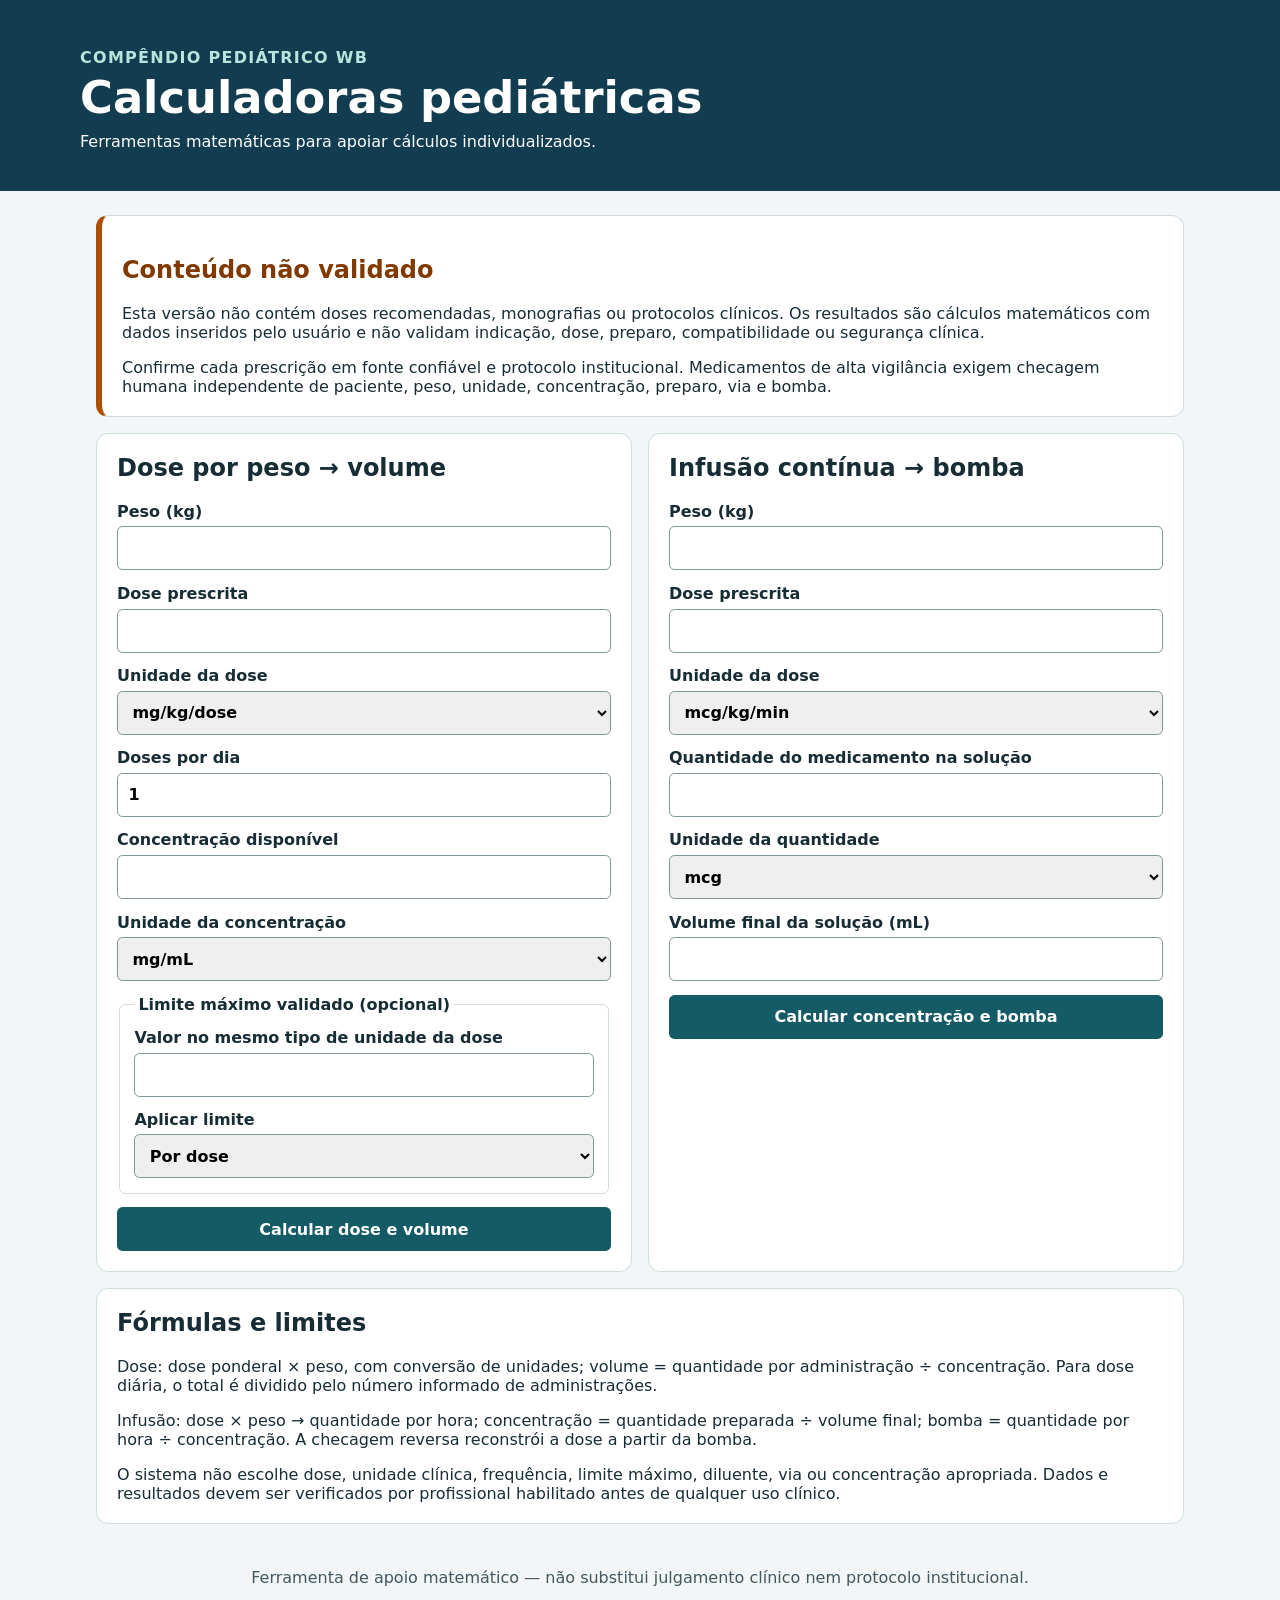
<file: index.html>
<!doctype html>
<html lang="pt-BR">
  <head>
    <meta charset="utf-8">
    <meta name="viewport" content="width=device-width, initial-scale=1">
    <meta name="theme-color" content="#123d50">
    <title>Compêndio Pediátrico WB — cálculos</title>
    <link rel="stylesheet" href="styles.css">
    <script type="module" src="src/app.mjs"></script>
  </head>
  <body>
    <header class="site-header">
      <p class="eyebrow">Compêndio Pediátrico WB</p>
      <h1>Calculadoras pediátricas</h1>
      <p>Ferramentas matemáticas para apoiar cálculos individualizados.</p>
    </header>

    <main>
      <section class="notice" aria-labelledby="notice-title">
        <h2 id="notice-title">Conteúdo não validado</h2>
        <p>Esta versão não contém doses recomendadas, monografias ou protocolos clínicos. Os resultados são cálculos matemáticos com dados inseridos pelo usuário e não validam indicação, dose, preparo, compatibilidade ou segurança clínica.</p>
        <p>Confirme cada prescrição em fonte confiável e protocolo institucional. Medicamentos de alta vigilância exigem checagem humana independente de paciente, peso, unidade, concentração, preparo, via e bomba.</p>
      </section>

      <div class="calculators">
        <section class="panel" aria-labelledby="dose-title">
          <h2 id="dose-title">Dose por peso → volume</h2>
          <form id="dose-form">
            <label>Peso (kg)
              <input name="weightKg" type="number" min="0.001" step="any" required>
            </label>
            <label>Dose prescrita
              <input name="dose" type="number" min="0.000001" step="any" required>
            </label>
            <label>Unidade da dose
              <select id="dose-unit" name="doseUnit">
                <option>mg/kg/dose</option><option>mcg/kg/dose</option>
                <option>g/kg/dose</option><option>U/kg/dose</option>
                <option>mU/kg/dose</option><option>mEq/kg/dose</option>
                <option>mg/kg/day</option><option>mcg/kg/day</option>
                <option>g/kg/day</option><option>U/kg/day</option>
                <option>mU/kg/day</option><option>mEq/kg/day</option>
              </select>
            </label>
            <label data-daily-field hidden>Doses por dia
              <input name="dosesPerDay" type="number" min="1" max="24" step="1" value="1">
            </label>
            <label>Concentração disponível
              <input name="concentration" type="number" min="0.000001" step="any" required>
            </label>
            <label>Unidade da concentração
              <select name="concentrationUnit">
                <option>mg/mL</option><option>mcg/mL</option><option>g/mL</option>
                <option>U/mL</option><option>mU/mL</option><option>mEq/mL</option>
              </select>
            </label>
            <fieldset>
              <legend>Limite máximo validado (opcional)</legend>
              <label>Valor no mesmo tipo de unidade da dose
                <input name="maximum" type="number" min="0.000001" step="any">
              </label>
              <label>Aplicar limite
                <select name="maximumScope">
                  <option value="dose">Por dose</option><option value="day">Por dia</option>
                </select>
              </label>
            </fieldset>
            <button type="submit">Calcular dose e volume</button>
            <p class="error" role="alert" hidden></p>
            <div class="result" id="dose-result" aria-live="polite" hidden></div>
          </form>
        </section>

        <section class="panel" aria-labelledby="infusion-title">
          <h2 id="infusion-title">Infusão contínua → bomba</h2>
          <form id="infusion-form">
            <label>Peso (kg)
              <input name="weightKg" type="number" min="0.001" step="any" required>
            </label>
            <label>Dose prescrita
              <input name="dose" type="number" min="0.000001" step="any" required>
            </label>
            <label>Unidade da dose
              <select name="doseUnit">
                <option>mcg/kg/min</option><option>mcg/kg/h</option>
                <option>mg/kg/min</option><option>mg/kg/h</option>
                <option>g/kg/min</option><option>g/kg/h</option>
                <option>U/kg/min</option><option>U/kg/h</option>
                <option>mU/kg/min</option><option>mU/kg/h</option>
                <option>mEq/kg/min</option><option>mEq/kg/h</option>
              </select>
            </label>
            <label>Quantidade do medicamento na solução
              <input name="quantity" type="number" min="0.000001" step="any" required>
            </label>
            <label>Unidade da quantidade
              <select name="quantityUnit">
                <option>mcg</option><option>mg</option><option>g</option>
                <option>U</option><option>mU</option><option>mEq</option>
              </select>
            </label>
            <label>Volume final da solução (mL)
              <input name="finalVolumeMl" type="number" min="0.001" step="any" required>
            </label>
            <button type="submit">Calcular concentração e bomba</button>
            <p class="error" role="alert" hidden></p>
            <div class="result" id="infusion-result" aria-live="polite" hidden></div>
          </form>
        </section>
      </div>

      <section class="method" aria-labelledby="method-title">
        <h2 id="method-title">Fórmulas e limites</h2>
        <p>Dose: dose ponderal × peso, com conversão de unidades; volume = quantidade por administração ÷ concentração. Para dose diária, o total é dividido pelo número informado de administrações.</p>
        <p>Infusão: dose × peso → quantidade por hora; concentração = quantidade preparada ÷ volume final; bomba = quantidade por hora ÷ concentração. A checagem reversa reconstrói a dose a partir da bomba.</p>
        <p>O sistema não escolhe dose, unidade clínica, frequência, limite máximo, diluente, via ou concentração apropriada. Dados e resultados devem ser verificados por profissional habilitado antes de qualquer uso clínico.</p>
      </section>
    </main>
    <footer>Ferramenta de apoio matemático — não substitui julgamento clínico nem protocolo institucional.</footer>
  </body>
</html>
</file>
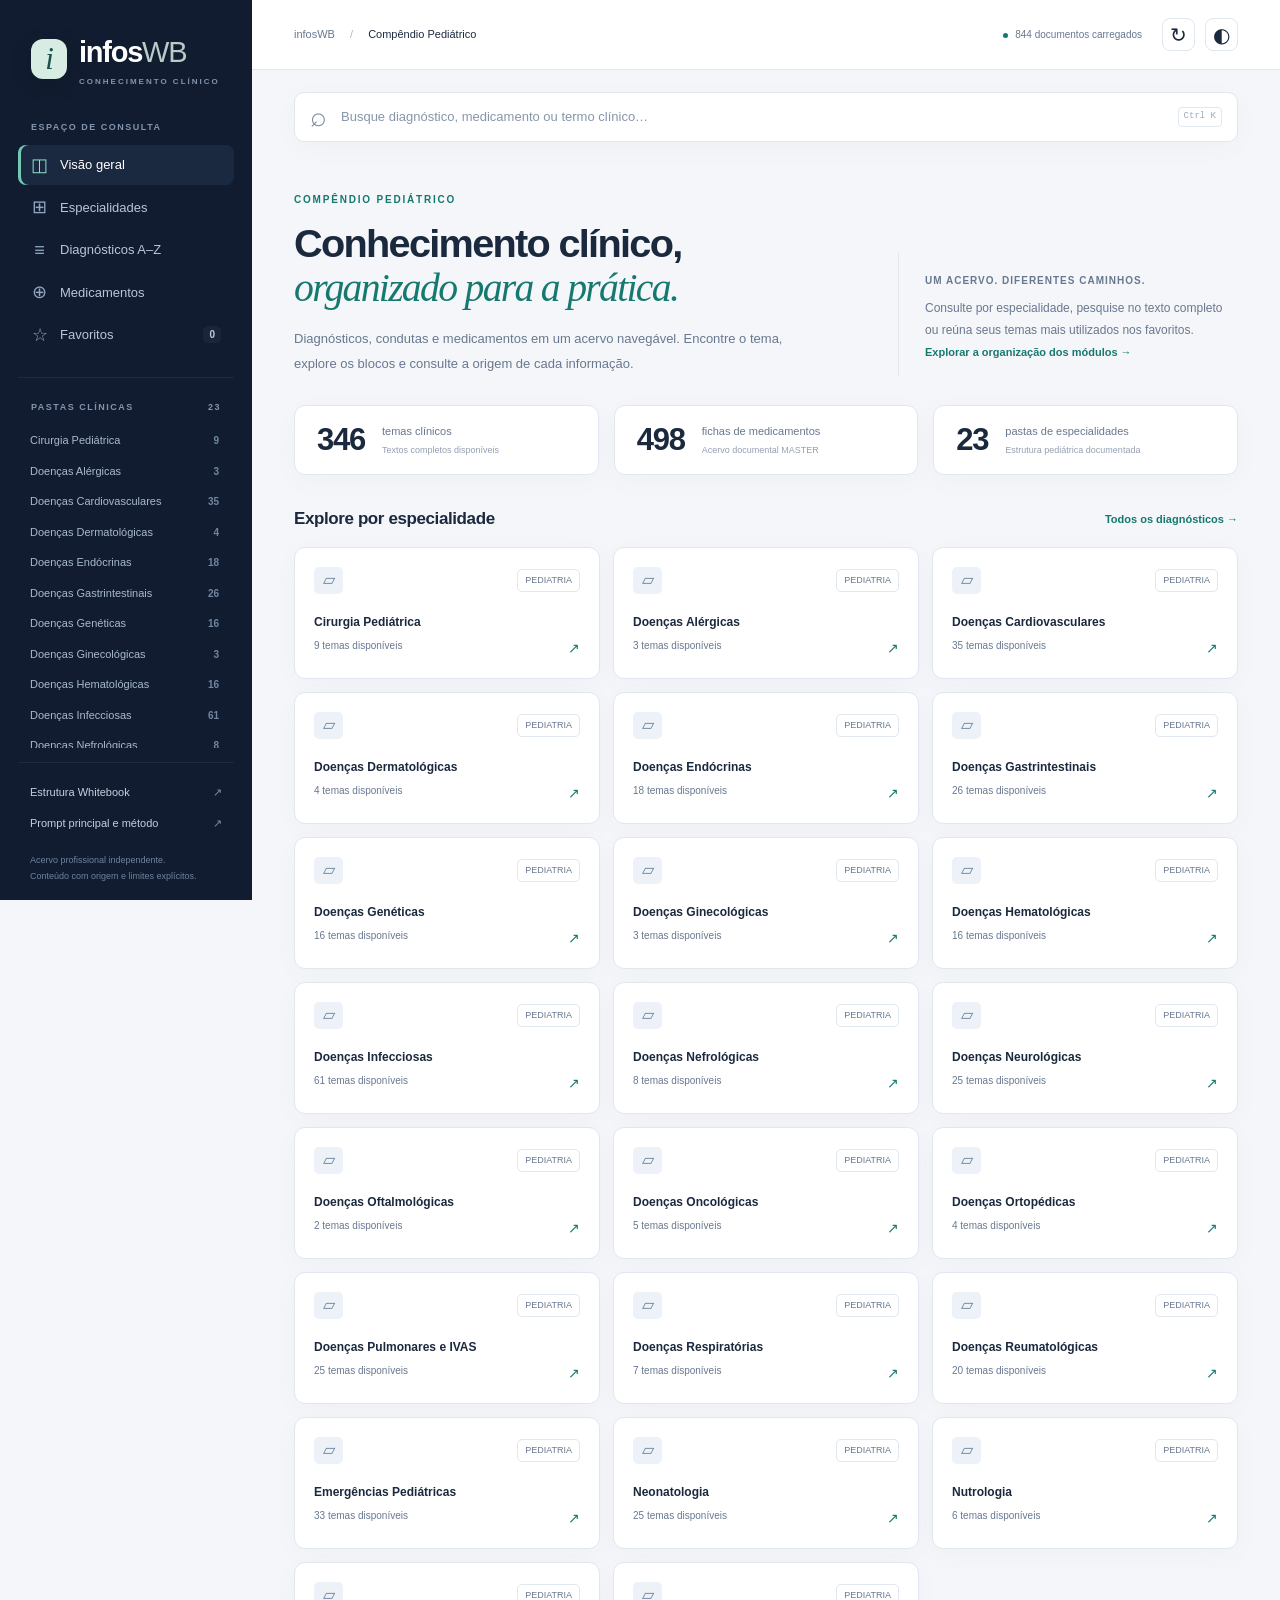
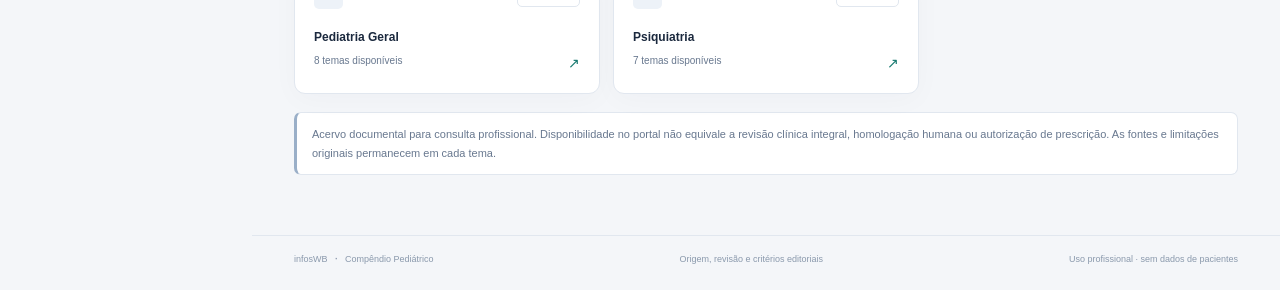
<file: infoswb/index.html>
<!doctype html>
<html lang="pt-BR">
<head>
<meta charset="utf-8"><meta name="viewport" content="width=device-width,initial-scale=1">
<meta name="description" content="infosWB — Compêndio Pediátrico por especialidades, diagnósticos, medicamentos e referências. Acervo documental com rastreabilidade e consulta profissional.">
<meta name="theme-color" content="#111c30"><meta name="referrer" content="strict-origin-when-cross-origin">
<title>infosWB · Compêndio Pediátrico</title>
<link rel="stylesheet" href="./style.css">
</head>
<body>
<a class="skip" href="#content">Ir para o conteúdo</a>
<div class="shade" id="shade"></div>
<aside class="sidebar" id="sidebar" aria-label="Navegação principal">
<a class="brand" href="#inicio" aria-label="infosWB início"><span class="brand-mark">i</span><span>infos<span class="brand-wb">WB</span><small>CONHECIMENTO CLÍNICO</small></span></a>
<div class="side-label">ESPAÇO DE CONSULTA</div>
<nav class="primary-nav">
<a href="#inicio" data-route="inicio"><span>◫</span>Visão geral</a>
<a href="#especialidades" data-route="especialidades"><span>⊞</span>Especialidades</a>
<a href="#acervo" data-route="acervo"><span>≡</span>Diagnósticos A–Z</a>
<a href="#medicamentos" data-route="medicamentos"><span>⊕</span>Medicamentos</a>
<a href="#favoritos" data-route="favoritos"><span>☆</span>Favoritos <b id="favCount">0</b></a>
</nav>
<div class="side-label side-label-line">PASTAS CLÍNICAS <span id="sideCount"></span></div>
<nav id="specialtyNav" class="specialty-nav" aria-label="Especialidades pediátricas"><span class="side-loading">Carregando estrutura…</span></nav>
<div class="side-bottom"><a href="#modulos">Estrutura Whitebook <span>↗</span></a><a href="#metodo">Prompt principal e método <span>↗</span></a><p>Acervo profissional independente.<br>Conteúdo com origem e limites explícitos.</p></div>
</aside>
<div class="workspace">
<header class="topbar">
<button class="icon-btn menu-btn" id="menuBtn" aria-label="Abrir navegação" aria-expanded="false">☰</button>
<div class="crumb">infosWB <span>/</span> <strong id="topCrumb">Compêndio Pediátrico</strong></div>
<div class="top-actions"><span class="source-status" id="sourceStatus">Conectando ao acervo</span><button class="icon-btn" id="refreshBtn" aria-label="Atualizar acervo" title="Recarregar fontes do acervo">↻</button><button class="icon-btn" id="themeBtn" aria-label="Alternar tema claro e escuro" title="Tema claro/escuro">◐</button></div>
</header>
<div class="searchbar"><label class="searchbox" for="search"><span aria-hidden="true">⌕</span><input id="search" type="search" placeholder="Busque diagnóstico, medicamento ou termo clínico…" autocomplete="off"><kbd>Ctrl K</kbd></label></div>
<main id="content" tabindex="-1">
<div id="alerts" role="status" aria-live="polite"></div>
<section id="mainView"></section>
<section id="readerView" hidden></section>
</main>
<footer class="main-footer"><span>infosWB <b>·</b> Compêndio Pediátrico</span><a href="#metodo">Origem, revisão e critérios editoriais</a><span>Uso profissional · sem dados de pacientes</span></footer>
</div>
<div id="toast" class="toast" role="status" aria-live="polite"></div>
<noscript><div class="noscript">Ative JavaScript para utilizar busca, filtros e leitura por blocos. O acervo original pode ser consultado no repositório GitHub do projeto.</div></noscript>
<script src="./core.js"></script><script src="./masters.pack.js"></script><script src="./app.js?v=video-20261020"></script>
</body></html>
</file>
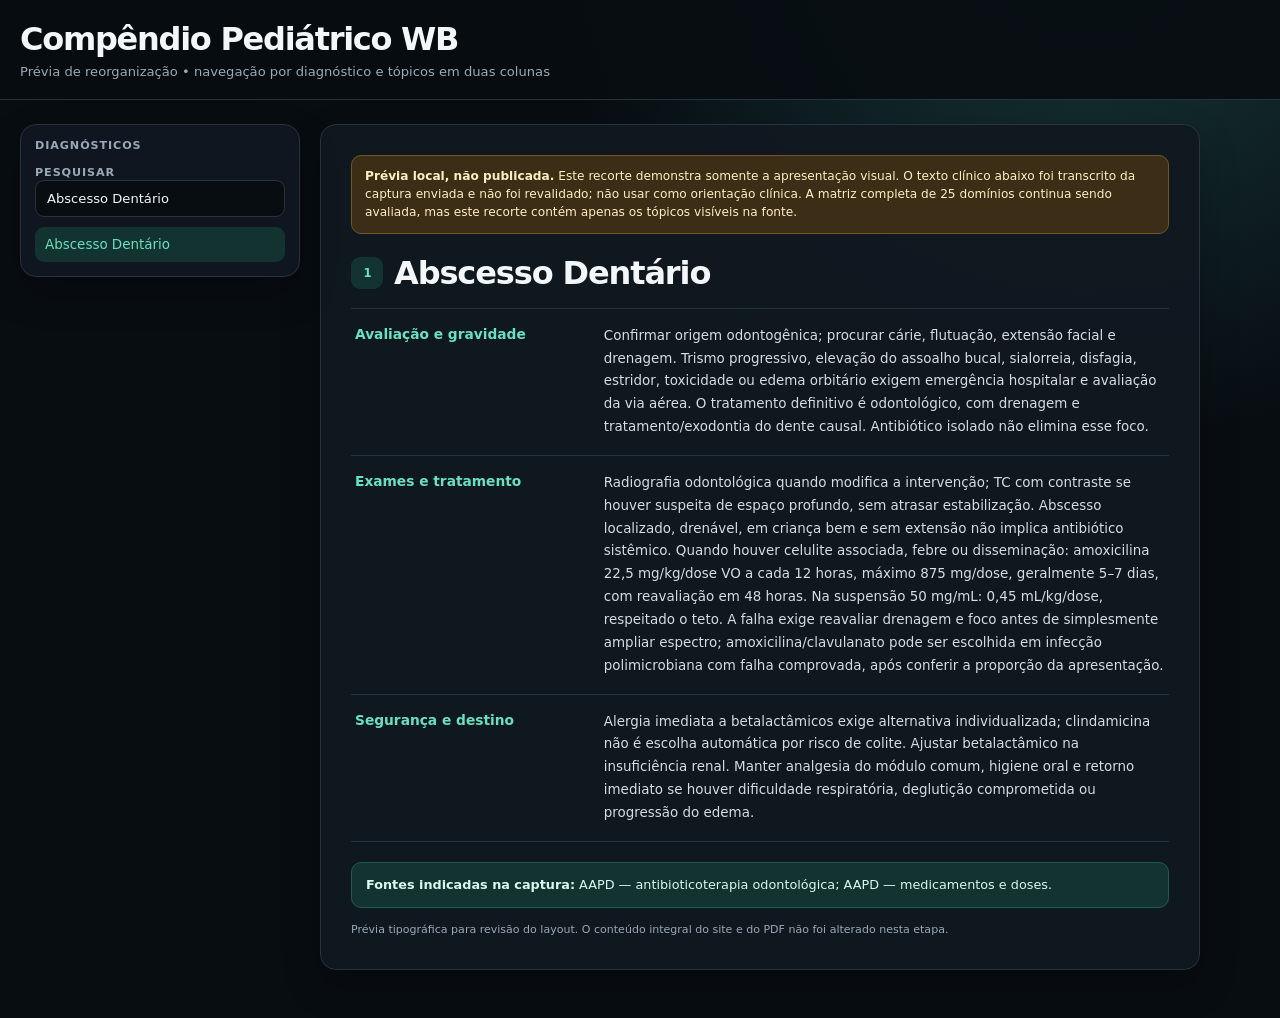
<file: preview/compendio-pediatrico-wb-layout-preview.html>
<!doctype html>
<html lang="pt-BR">
<head>
  <meta charset="utf-8">
  <meta name="viewport" content="width=device-width, initial-scale=1">
  <meta name="description" content="Prévia local da reorganização em duas colunas do Compêndio Pediátrico WB.">
  <title>Prévia de layout — Compêndio Pediátrico WB</title>
  <style>
    :root {
      color-scheme: dark;
      --bg: #080d12;
      --panel: #101820;
      --panel-raised: #151f29;
      --ink: #f3f7fa;
      --muted: #9aa9b5;
      --line: #263440;
      --accent: #69e0c2;
      --accent-soft: #12332f;
      --warning-bg: #3b2d16;
      --warning-ink: #ffedc2;
    }

    * { box-sizing: border-box; }

    html { scroll-behavior: smooth; }

    body {
      margin: 0;
      background: radial-gradient(circle at 85% -10%, #183b3b 0, transparent 34rem), var(--bg);
      color: var(--ink);
      font-family: Inter, ui-sans-serif, system-ui, -apple-system, BlinkMacSystemFont, "Segoe UI", sans-serif;
    }

    header {
      position: sticky;
      z-index: 2;
      top: 0;
      border-bottom: 1px solid var(--line);
      background: rgb(8 13 18 / 94%);
      padding: 20px max(20px, calc((100vw - 1240px) / 2));
    }

    h1 {
      margin: 0;
      font-size: clamp(1.5rem, 3vw, 2rem);
      letter-spacing: -0.04em;
    }

    .subtitle, .status, .sidebar-label { color: var(--muted); }
    .subtitle { margin: 6px 0 0; font-size: .82rem; }

    main {
      display: grid;
      grid-template-columns: minmax(230px, 280px) minmax(0, 880px);
      gap: 20px;
      align-items: start;
      width: min(1240px, calc(100% - 40px));
      margin: 24px auto 48px;
    }

    aside, article {
      border: 1px solid var(--line);
      border-radius: 16px;
      background: rgb(16 24 32 / 94%);
      box-shadow: 0 16px 38px rgb(0 0 0 / 22%);
    }

    aside {
      position: sticky;
      top: 105px;
      padding: 14px;
    }

    .sidebar-label {
      margin: 0 0 9px;
      font-size: .7rem;
      font-weight: 750;
      letter-spacing: .08em;
      text-transform: uppercase;
    }

    input[type="search"] {
      width: 100%;
      margin-bottom: 10px;
      border: 1px solid var(--line);
      border-radius: 9px;
      background: var(--bg);
      color: var(--ink);
      padding: 10px 11px;
      font: inherit;
      font-size: .82rem;
    }

    .diagnosis-link {
      width: 100%;
      border: 0;
      border-radius: 9px;
      background: var(--accent-soft);
      color: var(--accent);
      padding: 10px;
      text-align: left;
      font: inherit;
      font-size: .84rem;
    }

    article { min-width: 0; padding: clamp(18px, 3vw, 30px); }

    .preview-note {
      margin: 0 0 20px;
      border: 1px solid #735628;
      border-radius: 10px;
      background: var(--warning-bg);
      color: var(--warning-ink);
      padding: 11px 13px;
      font-size: .76rem;
      line-height: 1.5;
    }

    .diagnosis-heading {
      display: flex;
      align-items: center;
      gap: 11px;
      margin: 0 0 16px;
      font-size: clamp(1.4rem, 3vw, 2rem);
      letter-spacing: -.035em;
    }

    .number {
      display: inline-grid;
      width: 32px;
      height: 32px;
      flex: 0 0 auto;
      place-items: center;
      border-radius: 9px;
      background: var(--accent-soft);
      color: var(--accent);
      font-size: .73rem;
    }

    .domain-list {
      margin: 0;
      border-top: 1px solid var(--line);
    }

    .domain-row {
      display: grid;
      grid-template-columns: minmax(150px, 28%) minmax(0, 1fr);
      gap: 22px;
      border-bottom: 1px solid var(--line);
      padding: 16px 4px;
    }

    .domain-row dt {
      margin: 0;
      color: var(--accent);
      font-size: .86rem;
      font-weight: 720;
      line-height: 1.45;
    }

    .domain-row dd {
      margin: 0;
      color: #d3dde3;
      font-size: .84rem;
      line-height: 1.7;
    }

    .references {
      margin: 20px 0 0;
      border: 1px solid #245a50;
      border-radius: 10px;
      background: var(--accent-soft);
      color: #d9f8ef;
      padding: 12px 14px;
      font-size: .8rem;
      line-height: 1.6;
    }

    .status {
      margin: 14px 0 0;
      font-size: .69rem;
      line-height: 1.5;
    }

    @media (max-width: 760px) {
      header { position: static; }
      main { grid-template-columns: minmax(0, 1fr); width: min(100% - 24px, 880px); margin-top: 14px; }
      aside { position: static; }
      .domain-row { grid-template-columns: minmax(0, 1fr); gap: 5px; padding: 13px 2px; }
      .domain-row dt { font-size: .81rem; }
      .domain-row dd { font-size: .82rem; }
    }

    @page { size: A4; margin: 15mm; }

    @media print {
      :root { color-scheme: light; --ink: #15212a; --muted: #455560; --line: #ccd5da; --accent: #126b5b; --accent-soft: #e7f4f0; --bg: #fff; }
      body { background: #fff; color: var(--ink); print-color-adjust: exact; -webkit-print-color-adjust: exact; }
      header { position: static; padding: 0 0 10px; background: #fff; }
      main { display: block; width: 100%; margin: 14px 0 0; }
      aside { display: none; }
      article { border: 0; border-radius: 0; box-shadow: none; padding: 0; background: #fff; }
      .preview-note { background: #fff8e9; color: #584111; }
      .domain-row { grid-template-columns: 28% minmax(0, 1fr); gap: 14px; break-inside: avoid; }
      .domain-row dt { font-size: 10pt; }
      .domain-row dd { color: #26343d; font-size: 9pt; line-height: 1.5; }
      .references { background: #edf7f4; color: #173c34; }
      .status { color: #455560; }
    }
  </style>
</head>
<body>
  <header>
    <h1>Compêndio Pediátrico WB</h1>
    <p class="subtitle">Prévia de reorganização • navegação por diagnóstico e tópicos em duas colunas</p>
  </header>

  <main>
    <aside aria-label="Navegação por diagnóstico">
      <p class="sidebar-label">Diagnósticos</p>
      <label for="diagnosis-search" class="sidebar-label">Pesquisar</label>
      <input id="diagnosis-search" type="search" value="Abscesso Dentário" aria-label="Pesquisar diagnóstico">
      <button class="diagnosis-link" type="button" aria-current="page">Abscesso Dentário</button>
    </aside>

    <article aria-labelledby="diagnosis-title">
      <p class="preview-note"><strong>Prévia local, não publicada.</strong> Este recorte demonstra somente a apresentação visual. O texto clínico abaixo foi transcrito da captura enviada e não foi revalidado; não usar como orientação clínica. A matriz completa de 25 domínios continua sendo avaliada, mas este recorte contém apenas os tópicos visíveis na fonte.</p>
      <h2 class="diagnosis-heading" id="diagnosis-title"><span class="number" aria-hidden="true">1</span>Abscesso Dentário</h2>

      <dl class="domain-list">
        <div class="domain-row">
          <dt>Avaliação e gravidade</dt>
          <dd>Confirmar origem odontogênica; procurar cárie, flutuação, extensão facial e drenagem. Trismo progressivo, elevação do assoalho bucal, sialorreia, disfagia, estridor, toxicidade ou edema orbitário exigem emergência hospitalar e avaliação da via aérea. O tratamento definitivo é odontológico, com drenagem e tratamento/exodontia do dente causal. Antibiótico isolado não elimina esse foco.</dd>
        </div>
        <div class="domain-row">
          <dt>Exames e tratamento</dt>
          <dd>Radiografia odontológica quando modifica a intervenção; TC com contraste se houver suspeita de espaço profundo, sem atrasar estabilização. Abscesso localizado, drenável, em criança bem e sem extensão não implica antibiótico sistêmico. Quando houver celulite associada, febre ou disseminação: amoxicilina 22,5 mg/kg/dose VO a cada 12 horas, máximo 875 mg/dose, geralmente 5–7 dias, com reavaliação em 48 horas. Na suspensão 50 mg/mL: 0,45 mL/kg/dose, respeitado o teto. A falha exige reavaliar drenagem e foco antes de simplesmente ampliar espectro; amoxicilina/clavulanato pode ser escolhida em infecção polimicrobiana com falha comprovada, após conferir a proporção da apresentação.</dd>
        </div>
        <div class="domain-row">
          <dt>Segurança e destino</dt>
          <dd>Alergia imediata a betalactâmicos exige alternativa individualizada; clindamicina não é escolha automática por risco de colite. Ajustar betalactâmico na insuficiência renal. Manter analgesia do módulo comum, higiene oral e retorno imediato se houver dificuldade respiratória, deglutição comprometida ou progressão do edema.</dd>
        </div>
      </dl>

      <p class="references"><strong>Fontes indicadas na captura:</strong> AAPD — antibioticoterapia odontológica; AAPD — medicamentos e doses.</p>
      <p class="status">Prévia tipográfica para revisão do layout. O conteúdo integral do site e do PDF não foi alterado nesta etapa.</p>
    </article>
  </main>
</body>
</html>
</file>
<file: styles.css>
:root {
  color-scheme: light;
  font-family: system-ui, -apple-system, BlinkMacSystemFont, "Segoe UI", sans-serif;
  color: #172d35;
  background: #f2f6f7;
  font-synthesis: none;
}

* { box-sizing: border-box; }

body { margin: 0; }

.site-header {
  padding: 2.5rem max(1.25rem, calc((100% - 1120px) / 2));
  color: white;
  background: #123d50;
}

.site-header h1 { margin: 0.25rem 0; font-size: clamp(1.8rem, 5vw, 2.8rem); }
.site-header p { margin: 0.5rem 0 0; }
.eyebrow { color: #b9e4dc; font-weight: 700; letter-spacing: 0.08em; text-transform: uppercase; }
main { max-width: 1120px; margin: 1.5rem auto; padding: 0 1rem; }

.notice, .panel, .method {
  border: 1px solid #cfdbde;
  border-radius: 0.75rem;
  background: white;
  padding: 1.25rem;
}

.notice { border-left: 6px solid #ad4d00; }
.notice h2 { color: #813900; }
.notice p:last-child, .method p:last-child { margin-bottom: 0; }
.calculators { display: grid; grid-template-columns: repeat(2, minmax(0, 1fr)); gap: 1rem; margin: 1rem 0; }
.panel h2, .method h2 { margin-top: 0; }
form { display: grid; gap: 0.85rem; }
label { display: grid; gap: 0.35rem; font-weight: 650; }
input, select, button { min-height: 2.75rem; border: 1px solid #80949a; border-radius: 0.35rem; padding: 0.5rem 0.65rem; font: inherit; }
input:focus, select:focus, button:focus-visible { outline: 3px solid #70b6a8; outline-offset: 2px; }
fieldset { display: grid; gap: 0.8rem; border: 1px solid #cfdbde; border-radius: 0.4rem; padding: 0.9rem; }
legend { font-weight: 700; padding: 0 0.25rem; }
button { border: 0; color: white; background: #145b65; font-weight: 700; cursor: pointer; }
button:hover { background: #0e434b; }
.result { border-radius: 0.4rem; background: #e9f5f1; padding: 0.8rem; overflow-wrap: anywhere; }
.result p:first-child { margin-top: 0; }
.result p:last-child { margin-bottom: 0; }
.warning, .error { color: #813900; font-weight: 700; }
.error { padding: 0.75rem; border-radius: 0.4rem; background: #fff0df; }
.method { margin-bottom: 1rem; }
footer { padding: 1.25rem; text-align: center; color: #42585f; }

@media (max-width: 760px) {
  .calculators { grid-template-columns: 1fr; }
}
</file>
<file: infoswb/style.css>
:root{--bg:#f4f6f9;--paper:#fff;--text:#1b293e;--muted:#68788f;--line:#e1e7ef;--soft:#edf2f8;--accent:#16796f;--accent-soft:#e9f5f1;--nav:#111c30;--nav-soft:#1a2940;--warning:#926320;--warn-bg:#fff8e9;--shadow:0 6px 28px #1a294007;--reading:16px;color-scheme:light}
*{box-sizing:border-box}body{margin:0;background:var(--bg);color:var(--text);font:14px/1.5 -apple-system,BlinkMacSystemFont,"Segoe UI",Arial,sans-serif}button,input,select{font:inherit}button,a,input{ -webkit-tap-highlight-color:transparent}button{cursor:pointer}a{color:inherit}button:focus-visible,a:focus-visible,input:focus-visible,summary:focus-visible,select:focus-visible{outline:3px solid #54bbaa;outline-offset:3px}button:disabled{opacity:.5;cursor:progress}button{color:inherit}button,.card,a{touch-action:manipulation}h1,h2,h3,p{margin-top:0}button{background:transparent}svg{vertical-align:middle}.skip{position:fixed;top:-80px;left:20px;padding:12px;background:var(--paper);z-index:100}.skip:focus{top:10px}[hidden]{display:none!important}
.sidebar{position:fixed;inset:0 auto 0 0;width:252px;background:var(--nav);color:#dae3ee;display:flex;flex-direction:column;padding:31px 18px 16px;z-index:40}.brand{display:flex;align-items:center;gap:12px;text-decoration:none;font-size:29px;font-weight:740;letter-spacing:-1.25px;padding:0 13px 33px;color:#fff}.brand-mark{display:grid;place-items:center;background:#d7ede4;color:#1b514b;border-radius:12px;width:36px;height:40px;font:italic 31px Georgia,serif;box-shadow:0 5px 22px #0002}.brand-wb{font-weight:350;color:#b8cbc7}.brand small{display:block;font-size:8px;letter-spacing:2px;color:#8295ad;font-weight:550;margin-top:1px}.side-label{font-size:9px;font-weight:750;letter-spacing:1.5px;color:#8294ad;padding:0 13px 11px}.primary-nav{display:flex;flex-direction:column;gap:3px}.primary-nav a{padding:10px 13px;display:flex;align-items:center;gap:12px;text-decoration:none;border-radius:8px;color:#b8c6d8;font-size:13px}.primary-nav a span{width:17px;font-size:18px;text-align:center;color:#91a6bf;line-height:1}.primary-nav a:hover,.primary-nav a.active{background:var(--nav-soft);color:#fff}.primary-nav a.active{box-shadow:inset 3px 0 #75c8b4}.primary-nav a.active span{color:#91deca}.primary-nav b{margin-left:auto;border-radius:5px;font-size:10px;padding:1px 6px;background:#ffffff0b;color:#bccadd}.side-label-line{display:flex;justify-content:space-between;border-top:1px solid #ffffff10;padding-top:23px;margin-top:22px}.specialty-nav{overflow:auto;flex:1;min-height:50px;padding-right:3px;scrollbar-width:thin;scrollbar-color:#32435d transparent}.specialty-nav a{padding:7px 12px;color:#a9b9cd;text-decoration:none;font-size:11px;display:flex;gap:8px;align-items:baseline;border-radius:6px}.specialty-nav a:hover,.specialty-nav a.active{color:#eff8f5;background:#ffffff07}.specialty-nav a b{margin-left:auto;white-space:nowrap;color:#7187a1;font-size:10px}.side-loading{font-size:11px;color:#8294ad;padding:12px}.side-bottom{padding:14px 12px 0;border-top:1px solid #ffffff10;margin-top:14px}.side-bottom a{font-size:11px;color:#c5d0df;text-decoration:none;display:flex;justify-content:space-between;padding:7px 0}.side-bottom a span{color:#7b91aa}.side-bottom p{color:#6f839d;font-size:9px;line-height:1.7;margin:15px 0 0}.workspace{margin-left:252px;min-height:100vh}.topbar{height:70px;display:flex;align-items:center;justify-content:space-between;padding:0 42px;gap:18px;border-bottom:1px solid var(--line);background:var(--paper)}.crumb{font-size:11px;color:var(--muted);white-space:nowrap}.crumb span{padding:0 12px;color:#adbacb}.crumb strong{font-weight:500;color:var(--text)}.top-actions{display:flex;align-items:center;gap:10px}.source-status{font-size:10px;color:var(--muted);padding-right:10px}.source-status::before{content:"";display:inline-block;width:5px;height:5px;border-radius:50%;background:var(--muted);margin-right:7px}.source-status.ready::before{background:var(--accent)}.icon-btn{border:1px solid var(--line);border-radius:8px;width:33px;height:33px;display:inline-grid;place-items:center;font-size:20px;line-height:1;background:var(--paper);flex:none}.icon-btn:hover{background:var(--soft)}.menu-btn{display:none}.searchbar{padding:22px 42px 0}.searchbox{height:50px;display:flex;align-items:center;gap:12px;border:1px solid var(--line);border-radius:10px;background:var(--paper);padding:0 15px;box-shadow:var(--shadow)}.searchbox>span{font-size:28px;line-height:1;color:#7d8ea4}.searchbox input{border:0;background:transparent;outline:0!important;width:100%;font-size:13px;color:var(--text);min-width:0}.searchbox input::placeholder{color:#8796a9}.searchbox kbd{white-space:nowrap;border:1px solid var(--line);color:#9aabba;border-radius:4px;padding:2px 5px;font-size:9px}main{padding:28px 42px 42px;min-height:calc(100vh - 210px);outline:0}.eyebrow{font-size:10px;letter-spacing:1.8px;color:var(--accent);font-weight:750;text-transform:uppercase}.hero{display:grid;grid-template-columns:1.5fr 1fr;gap:40px;padding:18px 0 29px}.hero h1{font-size:clamp(29px,3.1vw,46px);letter-spacing:-1.7px;line-height:1.12;font-weight:650;margin:12px 0 16px;max-width:590px}.hero h1 em{font-family:Georgia,serif;font-weight:400;color:var(--accent)}.hero p{font-size:13px;line-height:1.9;color:var(--muted);max-width:530px;margin:0}.hero-side{align-self:end;border-left:1px solid var(--line);padding:16px 0 14px 26px;max-width:340px;justify-self:end}.hero-side small{font-size:10px;letter-spacing:1px;color:var(--muted);font-weight:650}.hero-side p{font-size:12px;line-height:1.8;margin-top:8px}.hero-side a{font-size:11px;text-decoration:none;color:var(--accent);font-weight:650}.stats{display:grid;grid-template-columns:repeat(3,1fr);gap:15px;margin-bottom:31px}.stat{background:var(--paper);border:1px solid var(--line);border-radius:11px;padding:17px 22px;display:flex;align-items:center;gap:17px;box-shadow:var(--shadow)}.stat b{font-size:31px;font-weight:550;letter-spacing:-1.25px;line-height:1.1}.stat span{font-size:11px;color:var(--muted);line-height:1.6}.stat small{display:block;font-size:9px;color:#93a0b0;margin-top:2px}.section-head{display:flex;gap:18px;align-items:center;justify-content:space-between;margin:24px 0 15px}.section-head h2{font-size:17px;letter-spacing:-.4px;font-weight:650;margin:0}.section-head a{font-size:11px;text-decoration:none;color:var(--accent);font-weight:650}.tag{font-size:9px;display:inline-flex;align-items:center;gap:6px;border:1px solid var(--line);border-radius:5px;padding:4px 7px;color:var(--muted);background:var(--paper)}.tag.accent{background:var(--accent-soft);border-color:transparent;color:var(--accent)}.tag.warn{background:var(--warn-bg);border-color:transparent;color:var(--warning)}.specialty-grid{display:grid;grid-template-columns:repeat(3,minmax(0,1fr));gap:13px}.folder-card{background:var(--paper);padding:19px;border:1px solid var(--line);border-radius:11px;display:block;text-decoration:none;transition:transform .15s,border-color .15s;box-shadow:var(--shadow)}.folder-card:hover{transform:translateY(-2px);border-color:#86b6aa}.folder-top{display:flex;align-items:center;justify-content:space-between;margin-bottom:19px}.folder-icon{width:29px;height:27px;background:var(--soft);color:#6a829f;border-radius:5px;display:grid;place-items:center;font-size:16px}.folder-card h3{font-size:12px;line-height:1.5;font-weight:630;margin:0 0 7px;min-height:18px}.folder-card p{font-size:10px;color:var(--muted);margin:0;display:flex;justify-content:space-between}.folder-card p span{color:var(--accent);font-size:14px}.note{border:1px solid var(--line);border-left:3px solid #9aafc8;border-radius:7px;padding:12px 15px;background:var(--paper);font-size:11px;color:var(--muted);line-height:1.7;margin:18px 0}.note.warning{border-left-color:#d3a65a;background:var(--warn-bg);color:var(--warning)}.filters{display:flex;flex-wrap:wrap;align-items:center;gap:8px;margin:19px 0 14px}.chip{font-size:11px;text-decoration:none;border:1px solid var(--line);background:var(--paper);border-radius:7px;padding:7px 12px;display:inline-block;white-space:nowrap}.chip:hover{border-color:#8bb7b0}.chip.selected{color:var(--accent);background:var(--accent-soft);border-color:#adcec3}.filters select{margin-left:auto;padding:7px 9px;max-width:230px;background:var(--paper);border:1px solid var(--line);border-radius:7px;font-size:11px;color:var(--text)}.catalog-list{display:grid;grid-template-columns:repeat(2,minmax(0,1fr));gap:10px}.topic-card{background:var(--paper);border:1px solid var(--line);border-radius:9px;position:relative;padding:17px 45px 17px 18px;min-height:117px;display:flex;flex-direction:column;box-shadow:var(--shadow)}.topic-card:hover{border-color:#9bbcaf}.topic-card .open-topic{text-decoration:none}.topic-card h3{font-size:13px;line-height:1.45;margin:7px 0 6px;font-weight:650}.topic-card p{font-size:10px;color:var(--muted);margin:0;line-height:1.65;display:-webkit-box;-webkit-line-clamp:2;-webkit-box-orient:vertical;overflow:hidden}.topic-card .small{font-size:9px;color:var(--accent);line-height:1.5}.fav-btn{position:absolute;right:11px;top:14px;border:0;color:#9eabb9;font-size:20px;width:25px;height:27px;border-radius:5px;padding:0}.fav-btn[aria-pressed=true]{color:#af842f}.fav-btn:hover{background:var(--soft)}.view-title h1{font-size:31px;line-height:1.2;letter-spacing:-1px;margin:9px 0}.view-title>p{font-size:12px;color:var(--muted);max-width:750px}.results-count{font-size:10px;color:var(--muted);padding:0 0 12px}.empty{padding:42px;border:1px dashed var(--line);border-radius:12px;background:var(--paper);text-align:center}.empty h2{font-size:19px;letter-spacing:-.5px;margin-bottom:8px}.empty p{font-size:12px;color:var(--muted);max-width:450px;margin:0 auto 15px}.btn{border:1px solid var(--line);background:var(--paper);padding:8px 11px;border-radius:7px;text-decoration:none;font-size:11px;display:inline-flex;align-items:center;justify-content:center;gap:7px}.btn:hover{background:var(--soft)}.btn.primary{background:var(--accent);border-color:var(--accent);color:#fff}.load-more{width:100%;padding:12px;margin-top:15px}.module-grid{display:grid;grid-template-columns:repeat(2,minmax(0,1fr));gap:15px}.module{background:var(--paper);border:1px solid var(--line);border-radius:11px;overflow:hidden}.module summary{padding:20px;cursor:pointer;list-style:none}.module summary::-webkit-details-marker{display:none}.module summary:after{content:'+';float:right;color:var(--muted);font-size:20px;margin-top:-37px}.module[open] summary:after{content:'−'}.module h2{font-size:15px;margin:7px 0}.module summary p{font-size:11px;color:var(--muted);margin:0}.module-body{border-top:1px solid var(--line);padding:8px 20px 20px}.module-folder{display:flex;align-items:center;justify-content:space-between;padding:9px 0;border-bottom:1px solid var(--line);font-size:11px;gap:12px}.module-folder span:last-child{font-size:10px;color:var(--muted);white-space:nowrap}.module-body .btn{margin-top:17px}.module-body>p{font-size:10px;line-height:1.75;color:var(--muted);margin-top:13px}.reader-breadcrumb{font-size:10px;color:var(--muted);margin:0 0 22px;display:flex;flex-wrap:wrap;gap:9px}.reader-breadcrumb a{color:var(--accent);text-decoration:none}.reader-top{display:flex;justify-content:space-between;gap:15px;align-items:flex-start}.reader-top h1{font-size:clamp(27px,3vw,41px);font-weight:650;line-height:1.17;letter-spacing:-1.3px;max-width:820px;margin:12px 0 15px}.reader-toolbar{display:flex;flex-wrap:wrap;gap:7px;margin:17px 0 10px}.reader-layout{display:grid;grid-template-columns:minmax(0,1fr) 188px;gap:22px;align-items:start;margin-top:21px}.reading-column{min-width:0}.reading-column .section{background:var(--paper);border:1px solid var(--line);border-radius:10px;margin:0 0 13px;overflow:hidden;scroll-margin-top:20px}.section>summary{padding:17px 20px;cursor:pointer;font-size:13px;line-height:1.5;font-weight:650;list-style:none;display:flex;align-items:center;gap:10px}.section>summary::-webkit-details-marker{display:none}.section>summary:after{content:'+';font-weight:400;font-size:20px;margin-left:auto;color:var(--muted)}.section[open]>summary:after{content:'−'}.section>summary .sec-num{font-size:9px;font-weight:600;letter-spacing:.6px;color:#91a1b4;min-width:20px}.section.alert-section{border-left:3px solid #c59c57}.section.refs-section{border-left:3px solid var(--accent)}.section .prose{padding:0 21px 20px}.prose{font-size:var(--reading);line-height:1.8;overflow-wrap:anywhere}.prose p{margin:0 0 16px}.prose p:last-child{margin-bottom:0}.prose strong{font-weight:650}.prose h3{font-size:16px;margin:24px 0 11px}.prose a{color:var(--accent);text-decoration:none;border-bottom:1px solid #98c5b74d}.prose a:hover{text-decoration:underline}.prose ul,.prose ol{padding-left:23px;margin:13px 0}.prose li{padding-left:3px;margin:7px 0}.prose pre{margin:6px 0 0;font:inherit;line-height:1.85;white-space:pre-wrap;overflow-wrap:anywhere}.prose pre code{font:inherit;background:none;padding:0}.prose code{font-size:.85em;background:var(--soft);padding:2px 4px;border-radius:4px}.prose hr{border:0;border-top:1px solid var(--line);margin:18px 0}.prose blockquote{margin:15px 0;padding:10px 15px;border-left:3px solid var(--accent);color:var(--muted);background:var(--accent-soft)}.prose table{border-collapse:collapse;width:100%;font-size:12px;min-width:420px}.prose th,.prose td{padding:10px 12px;border:1px solid var(--line);vertical-align:top;text-align:left}.prose th{background:var(--soft);font-weight:650}.table-scroll{overflow:auto;margin:12px 0}.toc{position:sticky;top:22px;border-left:1px solid var(--line);padding:3px 0 0 16px}.toc h2{font-size:9px;letter-spacing:1.4px;color:var(--muted);margin:0 0 12px}.toc button{font-size:10px;line-height:1.6;color:var(--muted);border:0;text-align:left;display:block;padding:7px 0;width:100%}.toc button:hover{color:var(--accent)}.toc .reader-controls{display:flex;gap:5px;margin:18px 0}.toc .reader-controls button{border:1px solid var(--line);border-radius:5px;width:35px;height:29px;text-align:center;padding:3px;background:var(--paper)}.provenance{font-size:10px;color:var(--muted);line-height:1.8;padding:15px 0 0;border-top:1px solid var(--line);margin-top:16px;word-break:break-word}.provenance b{color:var(--text);font-weight:600}.source-detail{font-size:11px;margin-top:18px}.method-grid{display:grid;grid-template-columns:1fr 1fr;gap:15px}.method-card{background:var(--paper);border:1px solid var(--line);border-radius:12px;padding:23px}.method-card h2{font-size:16px;margin:0 0 11px}.method-card p{font-size:12px;line-height:1.9;color:var(--muted);margin:0 0 14px}.method-card .hash{font-size:9px;word-break:break-all;color:var(--muted);padding:10px;background:var(--soft);border-radius:5px;margin:10px 0}.method-wide{grid-column:1/-1}.prompt-content{max-height:70vh;overflow:auto;margin-top:20px;padding:24px;border:1px solid var(--line);border-radius:9px;background:var(--paper);font-size:13px;line-height:1.85}.prompt-content h3{font-size:17px;margin-top:26px}.reader-search{border:1px solid var(--line);border-radius:7px;background:var(--paper);color:var(--text);font-size:11px;padding:9px 12px;width:100%;margin-top:9px}.main-footer{display:flex;gap:15px;justify-content:space-between;padding:17px 42px 23px;color:#8a99ac;font-size:9px;border-top:1px solid var(--line)}.main-footer a{text-decoration:none}.main-footer b{padding:0 5px}.toast{position:fixed;bottom:28px;left:50%;transform:translate(-50%,20px);padding:12px 20px;border-radius:9px;background:#14273b;color:#fff;box-shadow:0 7px 30px #0002;z-index:100;opacity:0;pointer-events:none;transition:.2s;font-size:12px}.toast.visible{opacity:1;transform:translate(-50%,0)}.shade{display:none}.noscript{position:fixed;inset:auto 10px 10px;padding:20px;background:white;color:#14273b;z-index:100}.skeleton{height:105px;background:linear-gradient(90deg,var(--paper),var(--soft),var(--paper));background-size:200% 100%;animation:shimmer 1.5s infinite;border:1px solid var(--line);border-radius:10px}@keyframes shimmer{to{background-position:-200% 0}}
[data-theme=dark]{--bg:#0e1726;--paper:#152236;--text:#e4ebf4;--muted:#9aacc3;--line:#28374d;--soft:#1d2d42;--accent:#83ccb7;--accent-soft:#183a3a;--warn-bg:#322b22;--warning:#e5be7a;color-scheme:dark}.focus-mode .sidebar{display:none}.focus-mode .workspace{margin-left:0}.focus-mode .reader-layout{max-width:1100px;margin-left:auto;margin-right:auto}.focus-mode .reader-top,.focus-mode .reader-toolbar,.focus-mode .reader-breadcrumb,.focus-mode #readerView>.note{max-width:1100px;margin-left:auto;margin-right:auto}
@media(min-width:1700px){main,.searchbar,.topbar,.main-footer{padding-left:65px;padding-right:65px}.specialty-grid{grid-template-columns:repeat(4,minmax(0,1fr))}.catalog-list{grid-template-columns:repeat(3,minmax(0,1fr))}.reader-layout{grid-template-columns:minmax(0,1fr) 210px}.prose{max-width:1050px}}
@media(max-width:1180px){.sidebar{width:225px;padding-left:13px;padding-right:13px}.workspace{margin-left:225px}.topbar{padding:0 28px}.searchbar{padding:20px 28px 0}main{padding:25px 28px 32px}.main-footer{padding-left:28px;padding-right:28px}.hero{gap:25px}.hero-side{padding-left:20px}.hero h1{font-size:34px}.reader-layout{grid-template-columns:minmax(0,1fr) 150px;gap:16px}.specialty-grid{grid-template-columns:repeat(2,minmax(0,1fr))}}
@media(max-width:850px){.sidebar{transform:translateX(-100%);width:265px;transition:transform .2s}.sidebar.is-open{transform:translateX(0)}.shade.is-open{display:block;position:fixed;inset:0;background:#0007;z-index:35}.workspace{margin-left:0}.menu-btn{display:inline-grid}.topbar{height:62px;padding:0 20px;gap:11px}.crumb{flex:1;font-size:10px}.crumb span{padding:0 7px}.source-status{display:none}.top-actions{gap:7px}.searchbar{padding:16px 20px 0}main{padding:24px 20px 35px}.hero{padding-top:6px;grid-template-columns:1fr}.hero h1{max-width:600px}.hero-side{display:none}.stats{gap:9px;margin-bottom:25px}.stat{padding:15px 13px;gap:9px}.stat b{font-size:26px}.stat span{font-size:10px}.stat small{font-size:8px}.reader-layout{grid-template-columns:minmax(0,1fr)}.toc{position:static;order:-1;border-left:0;border-bottom:1px solid var(--line);padding:0 0 10px;display:flex;flex-wrap:wrap;gap:7px;align-items:center}.toc h2{width:100%;margin-bottom:3px}.toc>button{width:auto;border:1px solid var(--line);background:var(--paper);border-radius:5px;padding:4px 7px}.toc .reader-controls{margin:0 0 0 auto}.toc .provenance{display:none}.reader-top h1{font-size:30px}.main-footer{padding:18px 20px;flex-wrap:wrap}.main-footer>span:last-child{display:none}.focus-mode .menu-btn{display:none}}
@media(max-width:540px){.hero h1{font-size:32px;letter-spacing:-1.25px}.hero p{font-size:12px}.specialty-grid{gap:9px}.folder-card{padding:14px}.folder-card h3{font-size:11px;min-height:33px}.folder-top{margin-bottom:13px}.folder-card .tag{font-size:8px}.stats{grid-template-columns:repeat(3,minmax(0,1fr))}.stat{display:block;padding:13px 12px}.stat b{font-size:27px;display:block;margin-bottom:6px}.stat small{display:none}.catalog-list,.module-grid,.method-grid{grid-template-columns:1fr}.method-wide{grid-column:auto}.topic-card{min-height:112px}.filters select{margin-left:0;width:100%;max-width:none}.searchbox kbd{display:none}.view-title h1{font-size:27px}.reader-toolbar .btn{font-size:10px;padding:7px 9px}.reader-top h1{font-size:28px}.reader-top{display:block}.prose{font-size:calc(var(--reading) - 1px)}.section>summary{padding:15px}.section .prose{padding:0 15px 16px}.empty{padding:30px 20px}.main-footer{font-size:8px}.source-detail{font-size:10px}}
@media(prefers-reduced-motion:reduce){*{animation:none!important;transition:none!important;scroll-behavior:auto!important}}
@media print{.sidebar,.topbar,.searchbar,.main-footer,.reader-toolbar,.toc,.reader-search,.reader-breadcrumb,.toast,.shade,.skip{display:none!important}.workspace{margin:0}main{padding:0}.reader-layout{display:block}.section{break-inside:auto}.section>summary{padding:10px 0!important}.section .prose{padding:0 0 15px!important}.section>summary:after{display:none}.section{border:0!important;border-top:1px solid #ddd!important;background:#fff!important}.prose{font-size:10pt!important;line-height:1.6}.reader-top h1{font-size:23pt}.note{font-size:9pt;padding:9px}.tag{font-size:8pt}body{background:#fff;color:#111}.prose a{color:#111;text-decoration:underline}}
</file>
